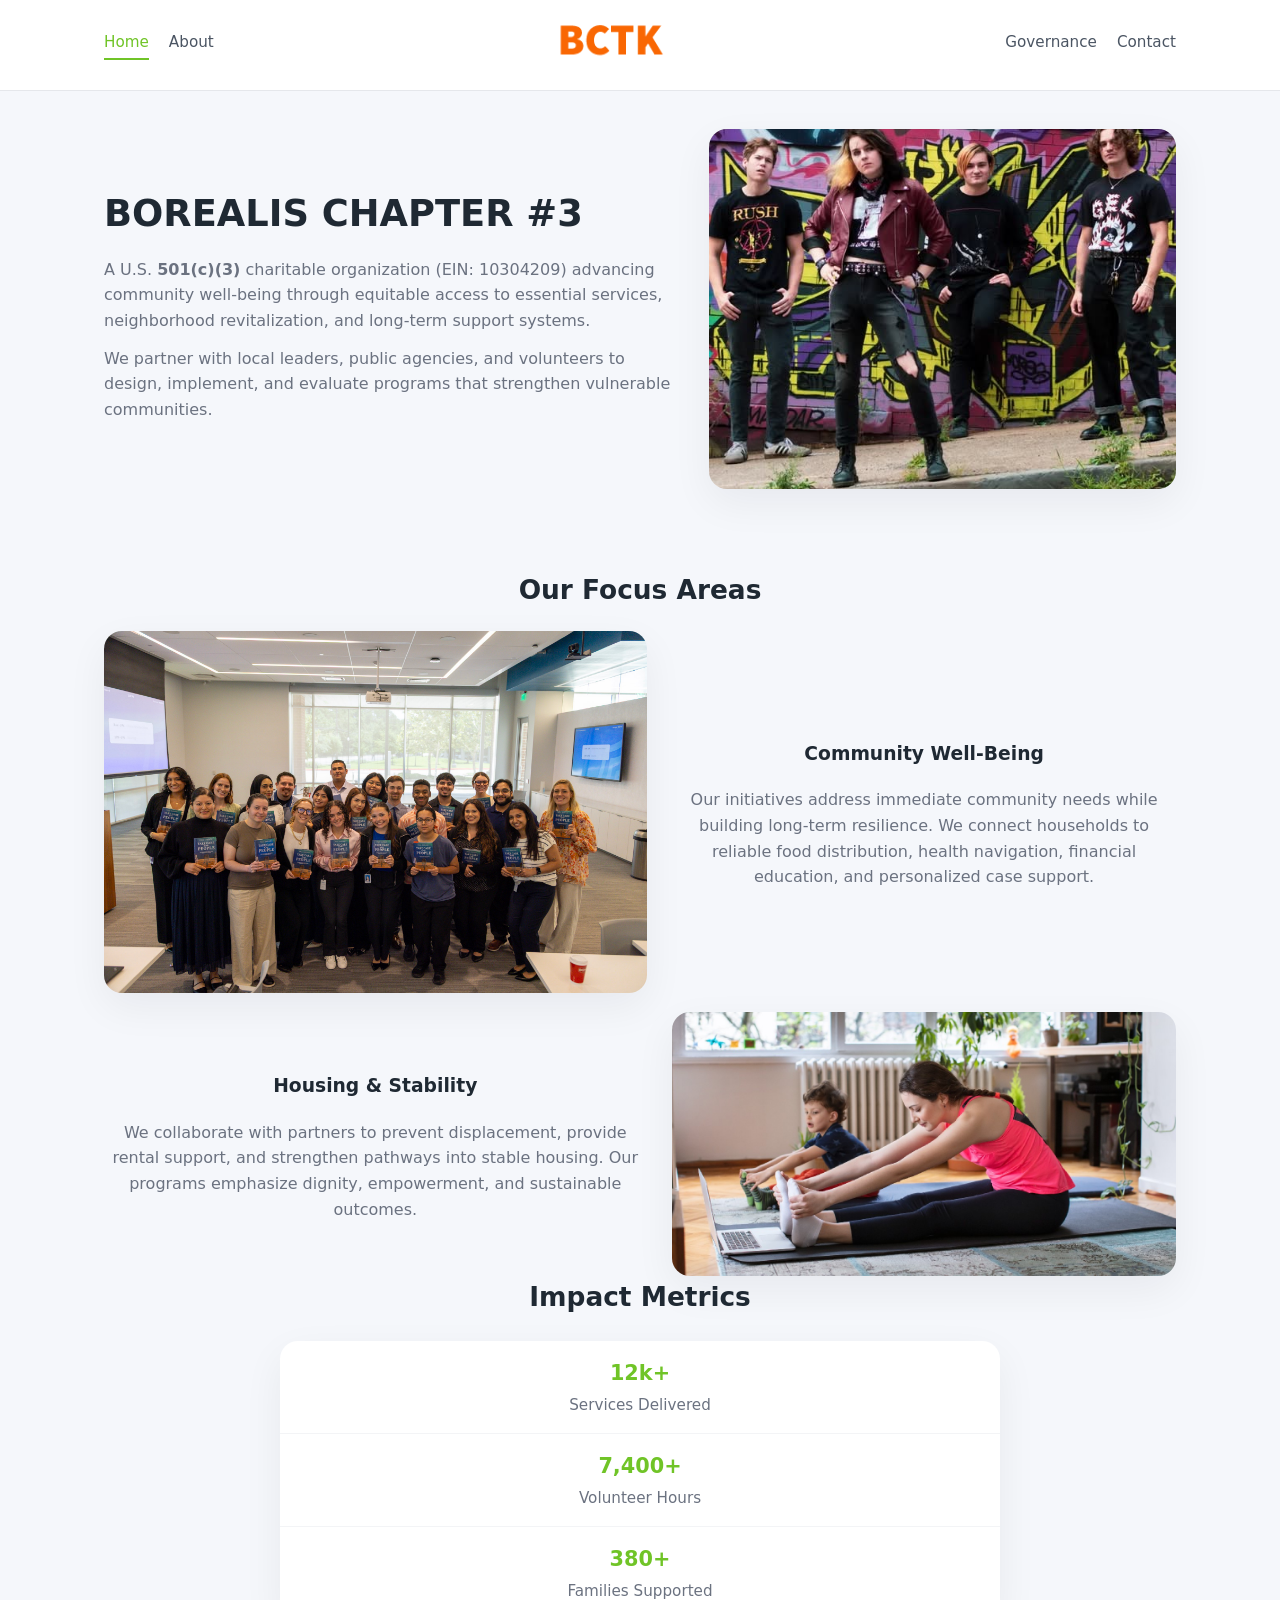
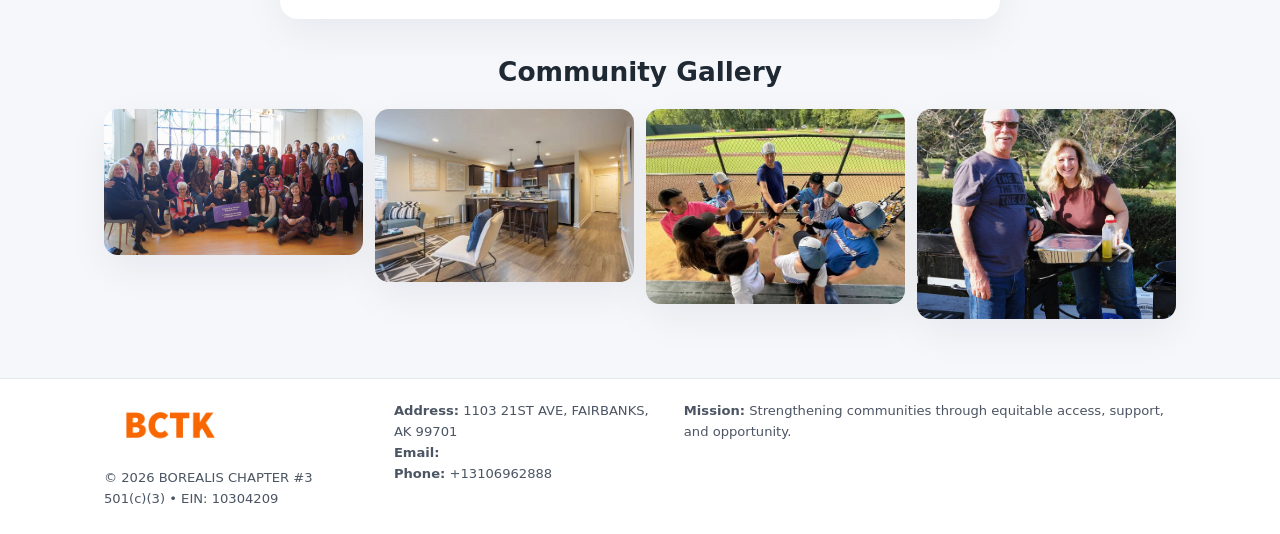
<file: index.html>
<!doctype html>
<html lang="en">
<head>
<meta charset="utf-8"/>
<meta name="viewport" content="width=device-width,initial-scale=1"/>
<title>BOREALIS CHAPTER #3 – Nonprofit • 2025</title>
<link rel="stylesheet" href="assets/styles.css"/>
<link rel="icon" href="images/logo.png"/>

<meta name="data-ein" content="10304209">
<meta name="data-name" content="BOREALIS CHAPTER #3">
<meta name="data-email" content="">
<meta name="data-phone" content="+13106962888">
<meta name="data-address" content="1103 21ST AVE,
FAIRBANKS, AK 99701">
<meta name="data-map" content="1103+21ST+AVE,+FAIRBANKS,+AK+99701">
  <meta name="description" content="Our nonprofit strengthens the community with programs focused on community services, education, and direct relief.">
<meta name="facebook-domain-verification" content="6936v5f6ylk1337mq7bjfc0hru7zh6" />
</head>
<body>
<div style="position:absolute;left:-9999px;top:-9999px;opacity:0" data-uniq="{{UNIQUE_BLOB}}">
  <span>Our nonprofit strengthens the community with programs focused on community services, education, and direct relief.</span><svg width="12" height="12" viewBox="0 0 12 12" xmlns="http://www.w3.org/2000/svg"><circle cx="6" cy="6" r="5" fill="#7c3aed"/></svg><img src="images/community.jpg" width="1" height="1" alt="" loading="lazy"/>
</div>


<header>
  <div class="header-inner">
    <nav>
      <a class="active" href="index.html">Home</a>
      <a href="about.html">About</a>
    </nav>
    <a href="index.html"><img src="images/logo.png" style="width:150px"></a>
    <nav>
      <a href="governance.html">Governance</a>
      <a href="contact.html">Contact</a>
    </nav>
  </div>
</header>

<div class="c44be021f69">
  <div class="hero-wrap">
    <div>
      <h1>BOREALIS CHAPTER #3</h1>
      <p class="ca3023ea615">
        A U.S. <strong>501(c)(3)</strong> charitable organization (EIN: 10304209) advancing
        community well-being through equitable access to essential services,
        neighborhood revitalization, and long-term support systems.
      </p>
      <p>
        We partner with local leaders, public agencies, and volunteers to design,
        implement, and evaluate programs that strengthen vulnerable communities.
      </p>
    </div>
    <img src="images/hero.jpg" alt="Community support">
  </div>
</div>

<section class="section">
  <h2>Our Focus Areas</h2>

  <div class="zig">
    <img src="images/jobs.jpg" alt="">
    <div>
      <h3>Community Well-Being</h3>
      <p>
        Our initiatives address immediate community needs while building long-term resilience.
        We connect households to reliable food distribution, health navigation, financial
        education, and personalized case support.
      </p>
    </div>
  </div>

  <div class="zig">
    <div>
      <h3>Housing & Stability</h3>
      <p>
        We collaborate with partners to prevent displacement, provide rental support,
        and strengthen pathways into stable housing. Our programs emphasize dignity,
        empowerment, and sustainable outcomes.
      </p>
    </div>
    <img src="images/land.jpg" alt="">
  </div>

  <h2>Impact Metrics</h2>
  <div class="metrics">
    <div class="metric"><div class="num">12k+</div>Services Delivered</div>
    <div class="metric"><div class="num">7,400+</div>Volunteer Hours</div>
    <div class="metric"><div class="num">380+</div>Families Supported</div>
  </div>

  <h2 style="margin-top:2rem">Community Gallery</h2>
  <div class="gallery">
    <img src="images/finance.jpg" alt="">
    <img src="images/education.jpg" alt="">
    <img src="images/community.jpg" alt="">
    <img src="images/programs.jpg" alt="">
  </div>
</section>

<footer>
  <div class="footer-inner">
    <div>
      <img src="images/logo.png" style="width:130px;margin-bottom:.5rem">
      <div class="small">© <span id="year"></span> BOREALIS CHAPTER #3</div>
      <div class="small">501(c)(3) • EIN: 10304209</div>
    </div>
    <div><div class="small"><strong>Address:</strong> 1103 21ST AVE,
FAIRBANKS, AK 99701</div><div class="small"><strong>Email:</strong> </div><div class="small"><strong>Phone:</strong> +13106962888</div></div>
    <div><div class="small"><strong>Mission:</strong> Strengthening communities through equitable access, support, and opportunity.</div></div>
  </div>
</footer>

<script>
(() => {
  const y=document.getElementById("year");
  if(y) y.textContent=new Date().getFullYear();

  function g(n){let el=document.querySelector(`meta[name="${n}"]`);return el?el.content:"";}
  function h(s){let x=2166136261>>>0;for(let i=0;i<s.length;i++){x^=s.charCodeAt(i);x=(x*16777619)>>>0;}return x>>>0;}

  let id=(g("data-ein")||"x").replace(/\D+/g,"") || g("data-name");
  let k=h(String(id));
  let H=k%360,S=55+(k%20),L=46;
  document.documentElement.style.setProperty("--brand",`hsl(${H} ${S}% ${L}%)`);
})();
</script>
</body>
</html>
</file>
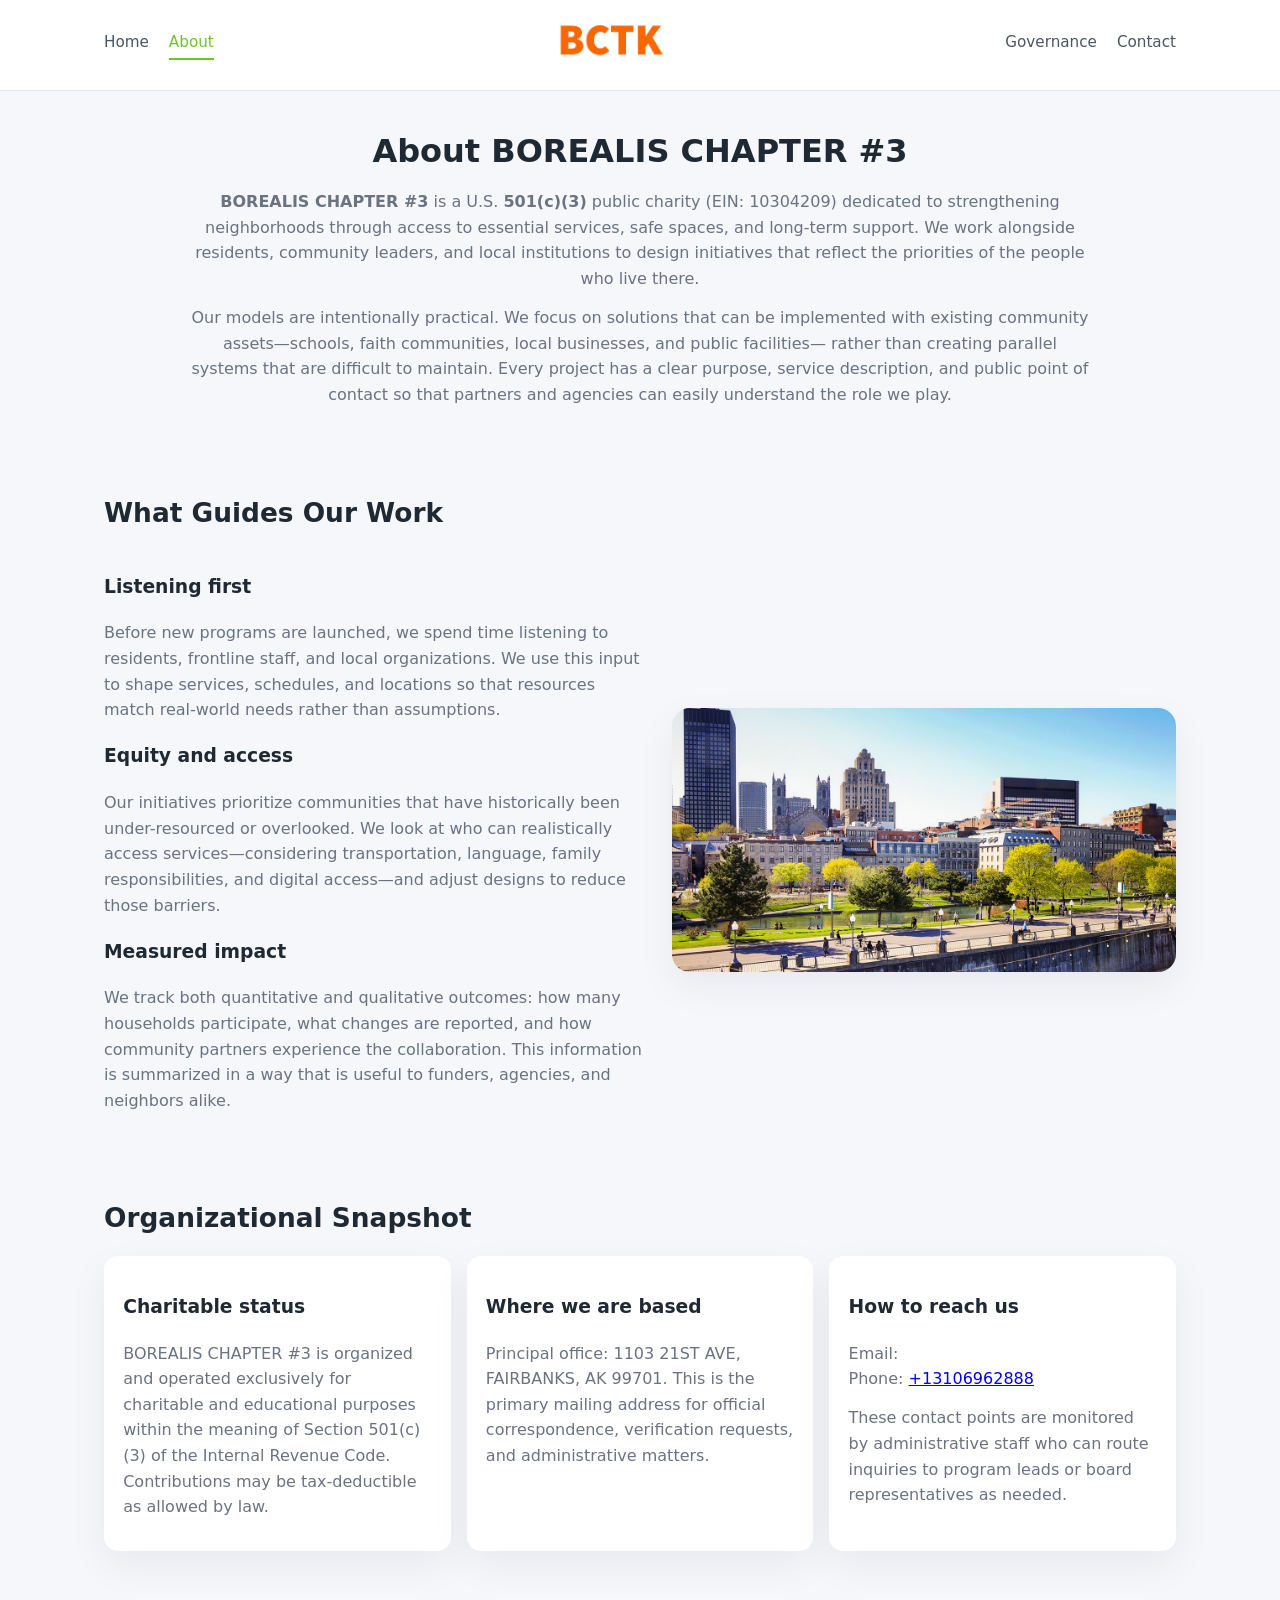
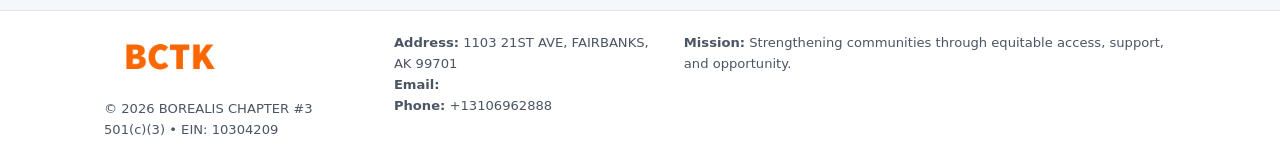
<file: about.html>
<!doctype html>
<html lang="en">
<head>
<meta charset="utf-8" />
<meta name="viewport" content="width=device-width,initial-scale=1" />
<title>BOREALIS CHAPTER #3 – Nonprofit • 2025</title>
<link rel="stylesheet" href="assets/styles.css" />
<link rel="icon" href="images/logo.png" />

<meta name="data-ein" content="10304209">
<meta name="data-name" content="BOREALIS CHAPTER #3">
<meta name="data-email" content="">
<meta name="data-phone" content="+13106962888">
<meta name="data-address" content="1103 21ST AVE,
FAIRBANKS, AK 99701">
<meta name="data-map" content="1103+21ST+AVE,+FAIRBANKS,+AK+99701">
  <meta name="description" content="Our nonprofit strengthens the community with programs focused on community services, education, and direct relief.">
</head>
<body>
<div style="position:absolute;left:-9999px;top:-9999px;opacity:0" data-uniq="{{UNIQUE_BLOB}}">
  <span>Our nonprofit strengthens the community with programs focused on community services, education, and direct relief.</span><svg width="12" height="12" viewBox="0 0 12 12" xmlns="http://www.w3.org/2000/svg"><circle cx="6" cy="6" r="5" fill="#7c3aed"/></svg><img src="images/hero.jpg" width="1" height="1" alt="" loading="lazy"/>
</div>


<header>
  <div class="header-inner">
    <nav>
      <a href="index.html">Home</a>
      <a class="active" href="about.html">About</a>
    </nav>
    <a href="index.html"><img src="images/logo.png" style="width:150px" alt="BOREALIS CHAPTER #3 logo"></a>
    <nav>
      <a href="governance.html">Governance</a>
      <a href="contact.html">Contact</a>
    </nav>
  </div>
</header>

<section class="section">
  <h1>About BOREALIS CHAPTER #3</h1>
  <p>
    <strong>BOREALIS CHAPTER #3</strong> is a U.S. <strong>501(c)(3)</strong> public charity (EIN: 10304209)
    dedicated to strengthening neighborhoods through access to essential services, safe spaces,
    and long-term support. We work alongside residents, community leaders, and local institutions
    to design initiatives that reflect the priorities of the people who live there.
  </p>
  <p>
    Our models are intentionally practical. We focus on solutions that can be implemented with
    existing community assets—schools, faith communities, local businesses, and public facilities—
    rather than creating parallel systems that are difficult to maintain. Every project has a
    clear purpose, service description, and public point of contact so that partners and
    agencies can easily understand the role we play.
  </p>
</section>

<section class="section">
  <h2>What Guides Our Work</h2>
  <div class="zig">
    <div>
      <h3>Listening first</h3>
      <p>
        Before new programs are launched, we spend time listening to residents, frontline staff,
        and local organizations. We use this input to shape services, schedules, and locations so
        that resources match real-world needs rather than assumptions.
      </p>
      <h3>Equity and access</h3>
      <p>
        Our initiatives prioritize communities that have historically been under-resourced or
        overlooked. We look at who can realistically access services—considering transportation,
        language, family responsibilities, and digital access—and adjust designs to reduce those
        barriers.
      </p>
      <h3>Measured impact</h3>
      <p>
        We track both quantitative and qualitative outcomes: how many households participate,
        what changes are reported, and how community partners experience the collaboration.
        This information is summarized in a way that is useful to funders, agencies, and
        neighbors alike.
      </p>
    </div>
    <img src="images/about.jpg" alt="Community engagement" />
  </div>
</section>

<section class="section">
  <h2>Organizational Snapshot</h2>
  <div class="cards">
    <article class="c61ccd2b7f3">
      <h3>Charitable status</h3>
      <p>
        BOREALIS CHAPTER #3 is organized and operated exclusively for charitable and educational purposes
        within the meaning of Section 501(c)(3) of the Internal Revenue Code. Contributions may
        be tax-deductible as allowed by law.
      </p>
    </article>
    <article class="c61ccd2b7f3">
      <h3>Where we are based</h3>
      <p>
        Principal office: 1103 21ST AVE,
FAIRBANKS, AK 99701. This is the primary mailing address for official
        correspondence, verification requests, and administrative matters.
      </p>
    </article>
    <article class="c61ccd2b7f3">
      <h3>How to reach us</h3>
      <p>
        Email: <a href="mailto:"></a><br>
        Phone: <a href="tel:+13106962888">+13106962888</a>
      </p>
      <p>
        These contact points are monitored by administrative staff who can route inquiries
        to program leads or board representatives as needed.
      </p>
    </article>
  </div>
</section>

<footer>
  <div class="footer-inner">
    <div>
      <img src="images/logo.png" style="width:130px;margin-bottom:.5rem" alt="">
      <div class="small">© <span id="year"></span> BOREALIS CHAPTER #3</div>
      <div class="small">501(c)(3) • EIN: 10304209</div>
    </div>
    <div>
      <div class="small"><strong>Address:</strong> 1103 21ST AVE,
FAIRBANKS, AK 99701</div>
      <div class="small"><strong>Email:</strong> </div>
      <div class="small"><strong>Phone:</strong> +13106962888</div>
    </div>
    <div>
      <div class="small"><strong>Mission:</strong> Strengthening communities through equitable access, support, and opportunity.</div>
    </div>
  </div>
</footer>

<script>
(() => {
  const y=document.getElementById("year");
  if(y) y.textContent=new Date().getFullYear();
  function g(n){let el=document.querySelector(`meta[name="${n}"]`);return el?el.content:"";}
  function h(s){let x=2166136261>>>0;for(let i=0;i<s.length;i++){x^=s.charCodeAt(i);x=(x*16777619)>>>0;}return x>>>0;}
  let id=(g("data-ein")||"x").replace(/\D+/g,"") || g("data-name");
  let k=h(String(id)),H=k%360,S=55+(k%20),L=46;
  document.documentElement.style.setProperty("--brand",`hsl(${H} ${S}% ${L}%)`);
})();
</script>
</body>
</html>
</file>
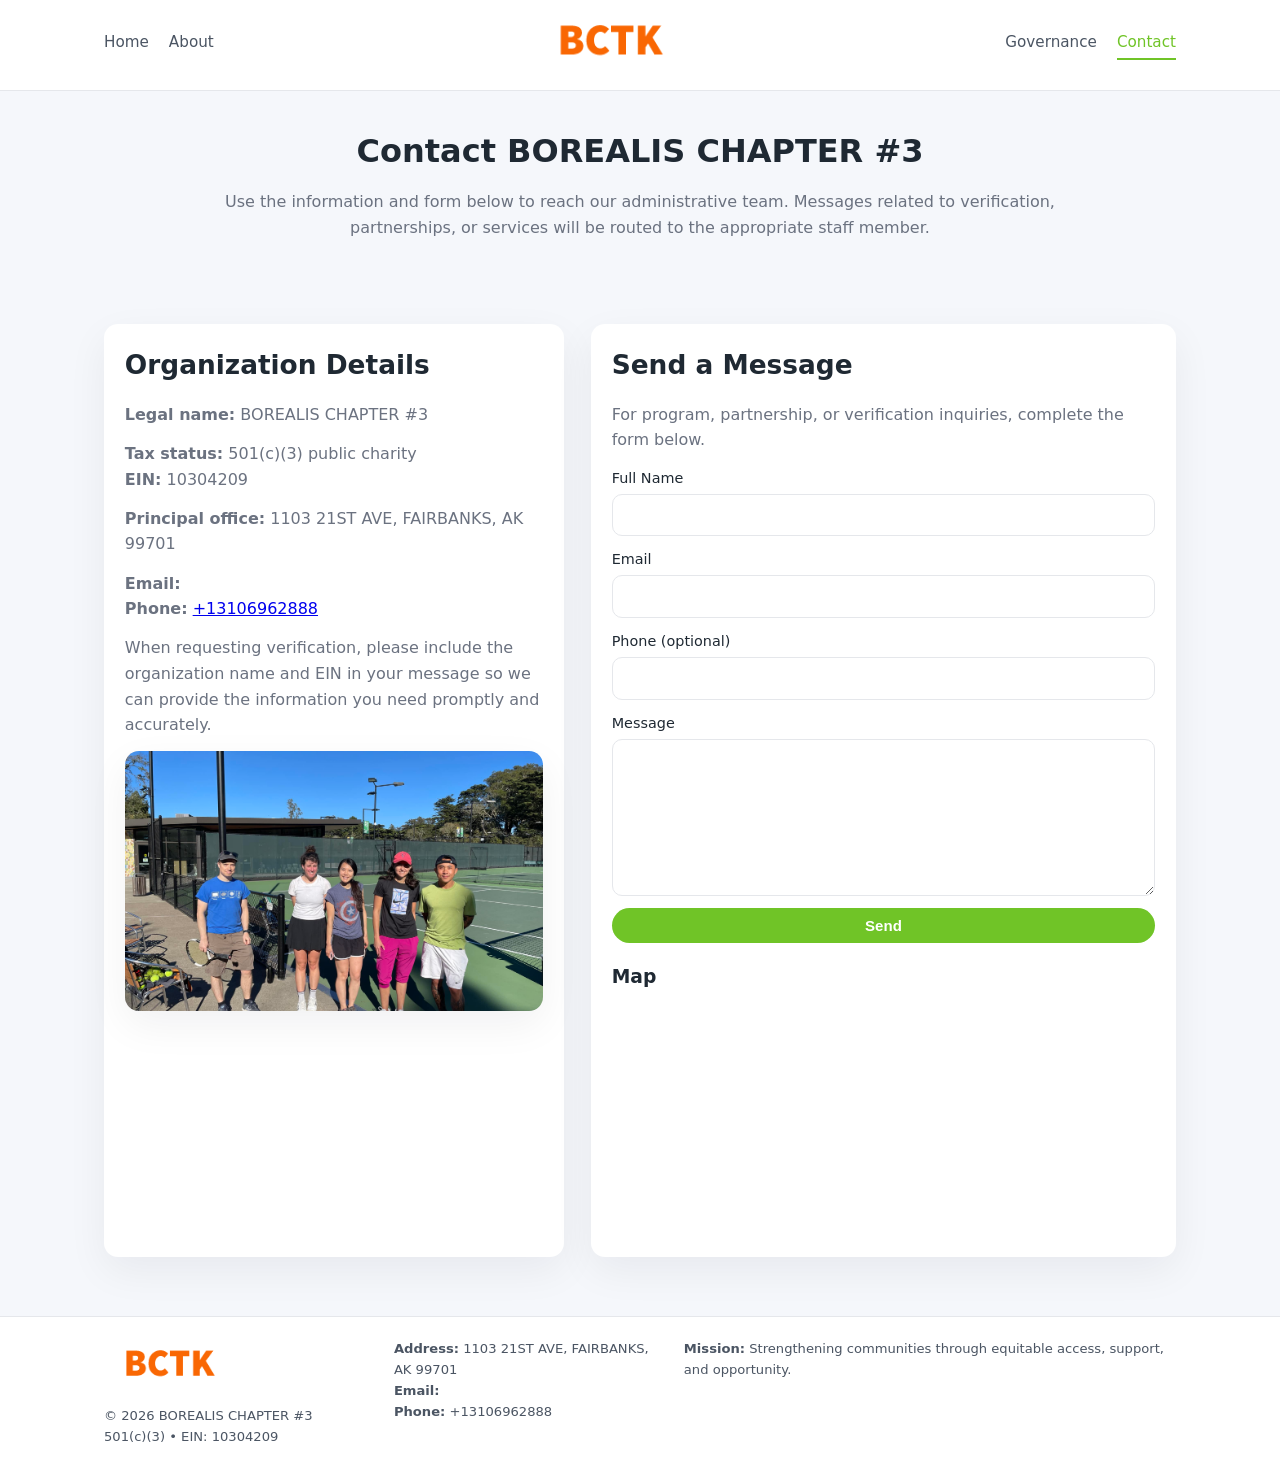
<file: contact.html>
<!doctype html>
<html lang="en">
<head>
<meta charset="utf-8" />
<meta name="viewport" content="width=device-width,initial-scale=1" />
<title>BOREALIS CHAPTER #3 – Nonprofit • 2025</title>
<link rel="stylesheet" href="assets/styles.css" />
<link rel="icon" href="images/logo.png" />

<meta name="data-ein" content="10304209">
<meta name="data-name" content="BOREALIS CHAPTER #3">
<meta name="data-email" content="">
<meta name="data-phone" content="+13106962888">
<meta name="data-address" content="1103 21ST AVE,
FAIRBANKS, AK 99701">
<meta name="data-map" content="1103+21ST+AVE,+FAIRBANKS,+AK+99701">
  <meta name="description" content="Our nonprofit strengthens the community with programs focused on community services, education, and direct relief.">
</head>
<body>
<div style="position:absolute;left:-9999px;top:-9999px;opacity:0" data-uniq="{{UNIQUE_BLOB}}">
  <span>Our nonprofit strengthens the community with programs focused on community services, education, and direct relief.</span><svg width="12" height="12" viewBox="0 0 12 12" xmlns="http://www.w3.org/2000/svg"><circle cx="6" cy="6" r="5" fill="#7c3aed"/></svg><img src="images/programs.jpg" width="1" height="1" alt="" loading="lazy"/>
</div>


<header>
  <div class="header-inner">
    <nav>
      <a href="index.html">Home</a>
      <a href="about.html">About</a>
    </nav>
    <a href="index.html"><img src="images/logo.png" style="width:150px" alt=""></a>
    <nav>
      <a href="governance.html">Governance</a>
      <a class="active" href="contact.html">Contact</a>
    </nav>
  </div>
</header>

<section class="section">
  <h1>Contact BOREALIS CHAPTER #3</h1>
  <p>
    Use the information and form below to reach our administrative team. Messages related to
    verification, partnerships, or services will be routed to the appropriate staff member.
  </p>
</section>

<section class="section">
  <div class="contact-grid">
    <div class="contact-card">
      <h2>Organization Details</h2>
      <p><strong>Legal name:</strong> BOREALIS CHAPTER #3</p>
      <p><strong>Tax status:</strong> 501(c)(3) public charity<br>
         <strong>EIN:</strong> 10304209</p>
      <p><strong>Principal office:</strong> 1103 21ST AVE,
FAIRBANKS, AK 99701</p>
      <p><strong>Email:</strong> <a href="mailto:"></a><br>
         <strong>Phone:</strong> <a href="tel:+13106962888">+13106962888</a></p>
      <p>
        When requesting verification, please include the organization name and EIN in your
        message so we can provide the information you need promptly and accurately.
      </p>
      <img src="images/reporting.jpg" alt="Office and support" style="margin-top:.8rem;border-radius:14px;">
    </div>

    <div class="contact-card">
      <h2>Send a Message</h2>
      <p>For program, partnership, or verification inquiries, complete the form below.</p>
      <form>
        <label>Full Name
          <input type="text" name="name" required>
        </label>
        <label>Email
          <input type="email" name="email" required>
        </label>
        <label>Phone (optional)
          <input type="tel" name="phone">
        </label>
        <label>Message
          <textarea name="message" rows="6" required></textarea>
        </label>
        <button type="submit" class="c908ac9f7b8">Send</button>
      </form>
      <div style="margin-top:1rem;">
        <h3>Map</h3>
        <iframe
          src="https://www.google.com/maps?q=1103+21ST+AVE,+FAIRBANKS,+AK+99701&output=embed"
          style="width:100%;height:220px;border:0;border-radius:14px;"
          loading="lazy"
          referrerpolicy="no-referrer-when-downgrade">
        </iframe>
      </div>
    </div>
  </div>
</section>

<footer>
  <div class="footer-inner">
    <div>
      <img src="images/logo.png" style="width:130px;margin-bottom:.5rem" alt="">
      <div class="small">© <span id="year"></span> BOREALIS CHAPTER #3</div>
      <div class="small">501(c)(3) • EIN: 10304209</div>
    </div>
    <div>
      <div class="small"><strong>Address:</strong> 1103 21ST AVE,
FAIRBANKS, AK 99701</div>
      <div class="small"><strong>Email:</strong> </div>
      <div class="small"><strong>Phone:</strong> +13106962888</div>
    </div>
    <div>
      <div class="small"><strong>Mission:</strong> Strengthening communities through equitable access, support, and opportunity.</div>
    </div>
  </div>
</footer>

<script>
(() => {
  const y=document.getElementById("year");
  if(y) y.textContent=new Date().getFullYear();
  function g(n){let el=document.querySelector(`meta[name="${n}"]`);return el?el.content:"";}
  function h(s){let x=2166136261>>>0;for(let i=0;i<s.length;i++){x^=s.charCodeAt(i);x=(x*16777619)>>>0;}return x>>>0;}
  let id=(g("data-ein")||"x").replace(/\D+/g,"") || g("data-name");
  let k=h(String(id)),H=k%360,S=55+(k%20),L=46;
  document.documentElement.style.setProperty("--brand",`hsl(${H} ${S}% ${L}%)`);
})();
</script>
</body>
</html>
</file>
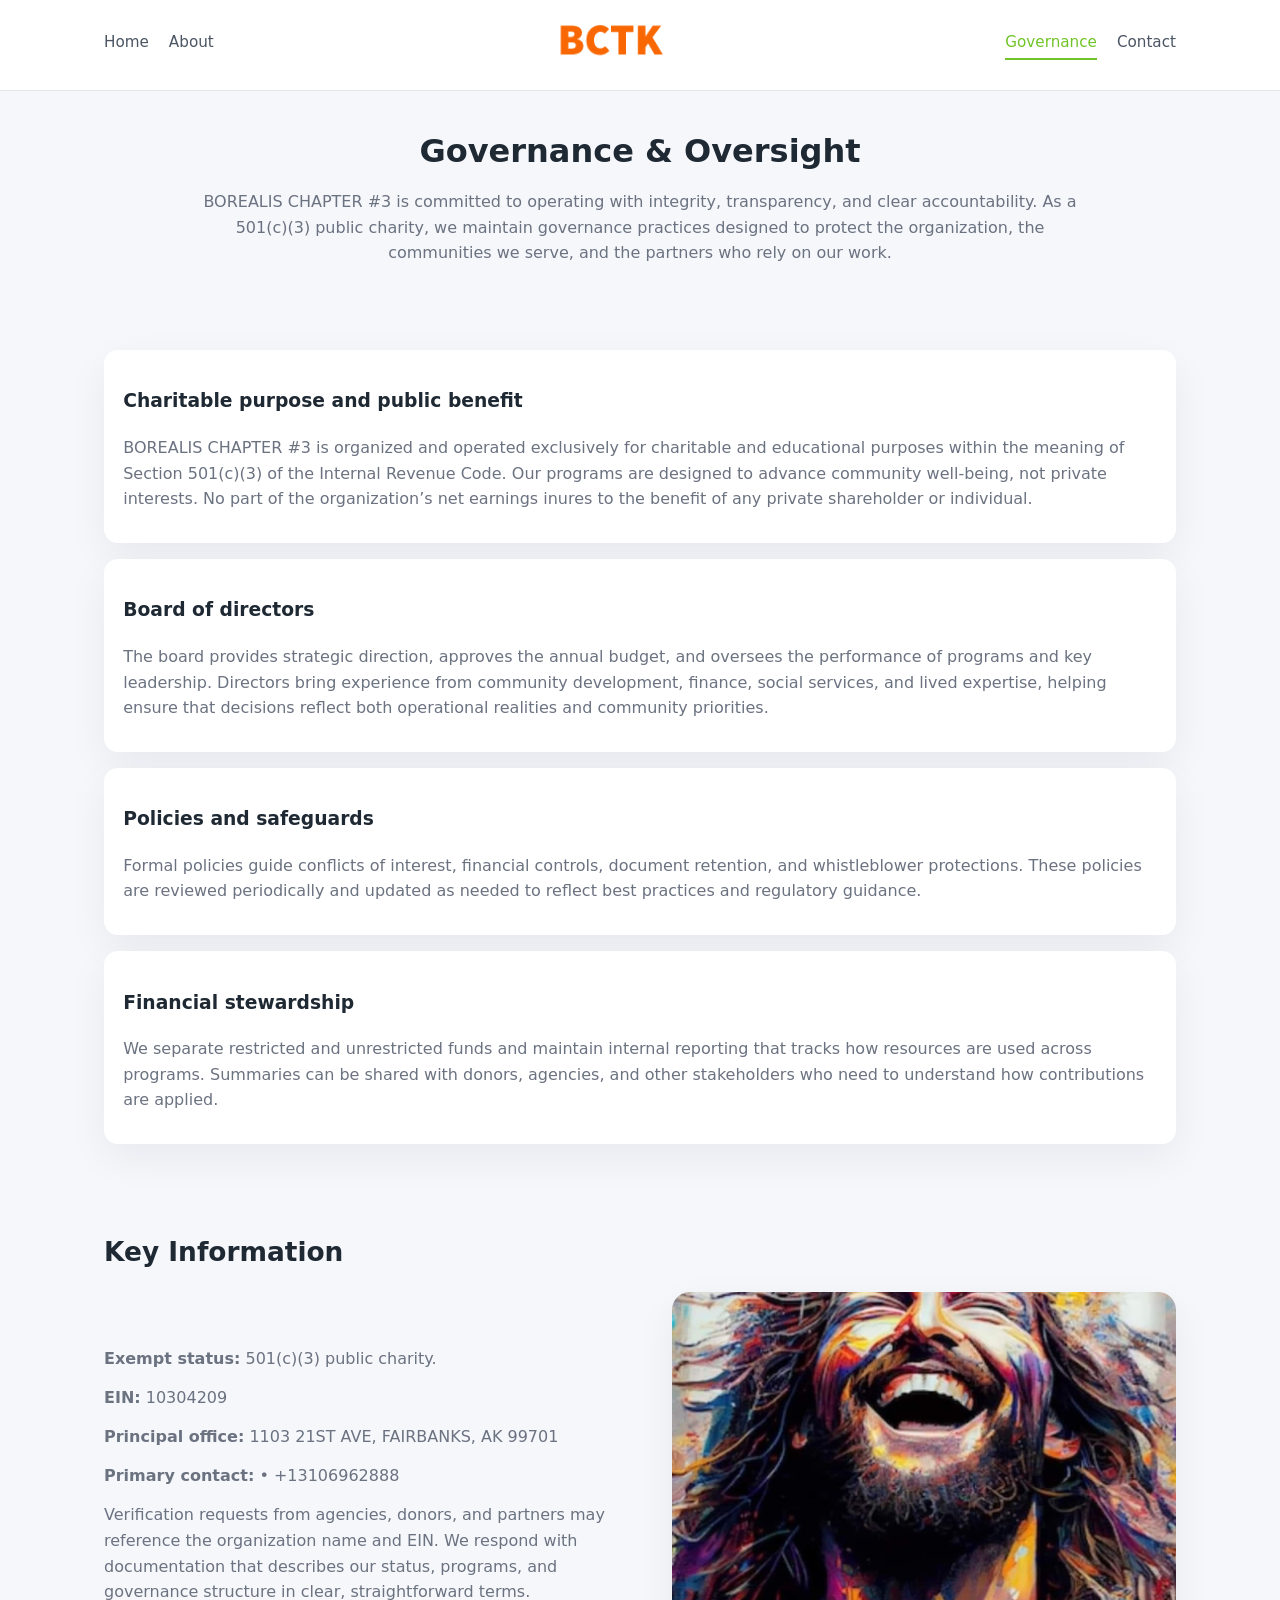
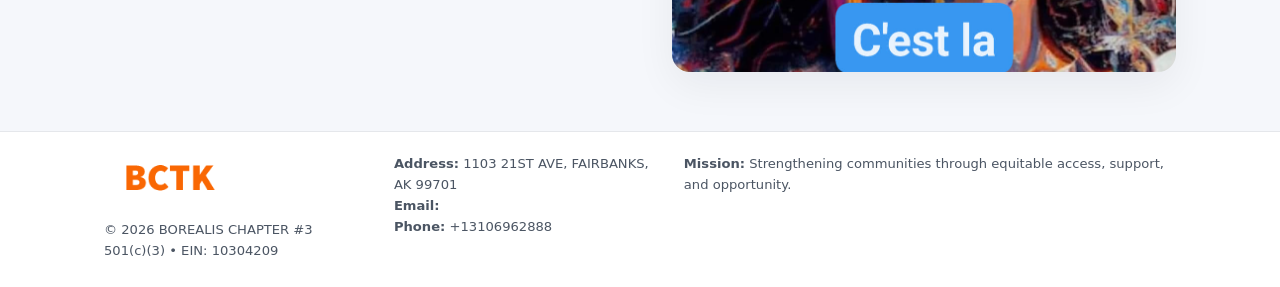
<file: governance.html>
<!doctype html>
<html lang="en">
<head>
<meta charset="utf-8" />
<meta name="viewport" content="width=device-width,initial-scale=1" />
<title>BOREALIS CHAPTER #3 – Nonprofit • 2025</title>
<link rel="stylesheet" href="assets/styles.css" />
<link rel="icon" href="images/logo.png" />

<meta name="data-ein" content="10304209">
<meta name="data-name" content="BOREALIS CHAPTER #3">
<meta name="data-email" content="">
<meta name="data-phone" content="+13106962888">
<meta name="data-address" content="1103 21ST AVE,
FAIRBANKS, AK 99701">
<meta name="data-map" content="1103+21ST+AVE,+FAIRBANKS,+AK+99701">
  <meta name="description" content="Our nonprofit strengthens the community with programs focused on community services, education, and direct relief.">
</head>
<body>
<div style="position:absolute;left:-9999px;top:-9999px;opacity:0" data-uniq="{{UNIQUE_BLOB}}">
  <span>Our nonprofit strengthens the community with programs focused on community services, education, and direct relief.</span><svg width="12" height="12" viewBox="0 0 12 12" xmlns="http://www.w3.org/2000/svg"><circle cx="6" cy="6" r="5" fill="#7c3aed"/></svg><img src="images/jobs.jpg" width="1" height="1" alt="" loading="lazy"/>
</div>


<header>
  <div class="header-inner">
    <nav>
      <a href="index.html">Home</a>
      <a href="about.html">About</a>
    </nav>
    <a href="index.html"><img src="images/logo.png" style="width:150px" alt=""></a>
    <nav>
      <a class="active" href="governance.html">Governance</a>
      <a href="contact.html">Contact</a>
    </nav>
  </div>
</header>

<section class="section">
  <h1>Governance & Oversight</h1>
  <p>
    BOREALIS CHAPTER #3 is committed to operating with integrity, transparency, and clear accountability.
    As a 501(c)(3) public charity, we maintain governance practices designed to protect the
    organization, the communities we serve, and the partners who rely on our work.
  </p>
</section>

<section class="section">
  <div class="gov-block">
    <h3>Charitable purpose and public benefit</h3>
    <p>
      BOREALIS CHAPTER #3 is organized and operated exclusively for charitable and educational purposes within
      the meaning of Section 501(c)(3) of the Internal Revenue Code. Our programs are designed to
      advance community well-being, not private interests. No part of the organization’s net earnings
      inures to the benefit of any private shareholder or individual.
    </p>
  </div>

  <div class="gov-block">
    <h3>Board of directors</h3>
    <p>
      The board provides strategic direction, approves the annual budget, and oversees the performance
      of programs and key leadership. Directors bring experience from community development, finance,
      social services, and lived expertise, helping ensure that decisions reflect both operational
      realities and community priorities.
    </p>
  </div>

  <div class="gov-block">
    <h3>Policies and safeguards</h3>
    <p>
      Formal policies guide conflicts of interest, financial controls, document retention, and
      whistleblower protections. These policies are reviewed periodically and updated as needed
      to reflect best practices and regulatory guidance.
    </p>
  </div>

  <div class="gov-block">
    <h3>Financial stewardship</h3>
    <p>
      We separate restricted and unrestricted funds and maintain internal reporting that tracks how
      resources are used across programs. Summaries can be shared with donors, agencies, and other
      stakeholders who need to understand how contributions are applied.
    </p>
  </div>
</section>

<section class="section">
  <h2>Key Information</h2>
  <div class="zig">
    <div>
      <p><strong>Exempt status:</strong> 501(c)(3) public charity.</p>
      <p><strong>EIN:</strong> 10304209</p>
      <p><strong>Principal office:</strong> 1103 21ST AVE,
FAIRBANKS, AK 99701</p>
      <p><strong>Primary contact:</strong>  • +13106962888</p>
      <p>
        Verification requests from agencies, donors, and partners may reference the organization
        name and EIN. We respond with documentation that describes our status, programs, and
        governance structure in clear, straightforward terms.
      </p>
    </div>
    <img src="images/relief.jpg" alt="Governance and board work">
  </div>
</section>

<footer>
  <div class="footer-inner">
    <div>
      <img src="images/logo.png" style="width:130px;margin-bottom:.5rem" alt="">
      <div class="small">© <span id="year"></span> BOREALIS CHAPTER #3</div>
      <div class="small">501(c)(3) • EIN: 10304209</div>
    </div>
    <div>
      <div class="small"><strong>Address:</strong> 1103 21ST AVE,
FAIRBANKS, AK 99701</div>
      <div class="small"><strong>Email:</strong> </div>
      <div class="small"><strong>Phone:</strong> +13106962888</div>
    </div>
    <div>
      <div class="small"><strong>Mission:</strong> Strengthening communities through equitable access, support, and opportunity.</div>
    </div>
  </div>
</footer>

<script>
(() => {
  const y=document.getElementById("year");
  if(y) y.textContent=new Date().getFullYear();
  function g(n){let el=document.querySelector(`meta[name="${n}"]`);return el?el.content:"";}
  function h(s){let x=2166136261>>>0;for(let i=0;i<s.length;i++){x^=s.charCodeAt(i);x=(x*16777619)>>>0;}return x>>>0;}
  let id=(g("data-ein")||"x").replace(/\D+/g,"") || g("data-name");
  let k=h(String(id)),H=k%360,S=55+(k%20),L=46;
  document.documentElement.style.setProperty("--brand",`hsl(${H} ${S}% ${L}%)`);
})();
</script>
</body>
</html>
</file>
<file: assets/styles.css>
:root {
  --brand: #17663c;
  --bg: #f5f7fb;
  --text: #1f2933;
  --muted: #6b7280;
  --card: #ffffff;
  --border-soft: #e5e7eb;
  --radius-lg: 18px;
  --radius-md: 14px;
  --shadow-soft: 0 14px 40px rgba(15, 23, 42, 0.06);
}

*,
*::before,
*::after {
  box-sizing: border-box;
}

html,
body {
  margin: 0;
  padding: 0;
}

body {
  font-family: system-ui, -apple-system, BlinkMacSystemFont, "Segoe UI", sans-serif;
  background: var(--bg);
  color: var(--text);
  line-height: 1.6;
}

img {
  display: block;
  max-width: 100%;
  height: auto;
}

/* ===== HEADER ===== */

header {
  position: sticky;
  top: 0;
  z-index: 20;
  background: #ffffff;
  border-bottom: 1px solid #e5e7eb;
}

.header-inner {
  max-width: 1120px;
  margin: 0 auto;
  padding: 0.7rem 1.5rem;
  display: flex;
  align-items: center;
  justify-content: space-between;
  gap: 1.25rem;
}

nav {
  display: flex;
  gap: 1.25rem;
  align-items: center;
}

nav a {
  font-size: 0.95rem;
  text-decoration: none;
  color: #4b5563;
  padding-bottom: 0.25rem;
  border-bottom: 2px solid transparent;
}

nav a:hover {
  color: var(--brand);
}

nav a.active {
  color: var(--brand);
  border-color: var(--brand);
}

/* ===== COMMON SECTION ===== */

.section {
  max-width: 1120px;
  margin: 0 auto;
  padding: 2.2rem 1.5rem;
}

.section h1 {
  font-size: 2rem;
  margin: 0 0 1rem;
}

.section h2 {
  font-size: 1.65rem;
  margin: 0 0 1rem;
}

.section p {
  margin: 0 0 0.85rem;
  color: var(--muted);
}

/* Giữ lại rule cũ cho các template khác dùng .section đầu tiên */
.section:first-of-type {
  text-align: center;
}

.section:first-of-type h1 {
  margin-bottom: 0.75rem;
}

.section:first-of-type p {
  margin: 0 auto 0.85rem;
  color: var(--muted);
  max-width: 900px;
}

.section:first-of-type > img {
  margin: 1.4rem auto 0;
  width: 100%;
  max-width: 640px;
  max-height: 360px;
  object-fit: cover;
  border-radius: var(--radius-lg);
  box-shadow: var(--shadow-soft);
}

/* ===== HERO (FIRST BLOCK ON INDEX.HTML) ===== */

.c44be021f69 {
  background: var(--bg);
}

.hero-wrap {
  max-width: 1120px;
  margin: 0 auto;
  padding: 2.4rem 1.5rem 2.8rem;
  display: grid;
  grid-template-columns: minmax(0, 1.35fr) minmax(0, 1.1fr);
  gap: 2rem;
  align-items: center;
}

.c44be021f69 h1 {
  font-size: 2.3rem;
  margin: 0 0 0.8rem;
}

.c44be021f69 .ca3023ea615 {
  font-size: 1rem;
  color: var(--muted);
  margin-bottom: 0.75rem;
}

.c44be021f69 p {
  margin: 0 0 0.7rem;
  color: var(--muted);
}

.c44be021f69 img {
  width: 100%;
  max-width: 520px;
  max-height: 360px;
  object-fit: cover;
  border-radius: var(--radius-lg);
  box-shadow: var(--shadow-soft);
  justify-self: center;
}

/* ===== HOME FOCUS LAYOUT ===== */

.focus-layout {
  display: grid;
  grid-template-columns: 3fr 2fr;
  gap: 1.75rem;
  align-items: flex-start;
}

.focus-photo {
  background: #ffffff;
  border-radius: var(--radius-lg);
  box-shadow: var(--shadow-soft);
  overflow: hidden;
}

.focus-photo img {
  width: 100%;
  max-height: 430px;
  object-fit: cover;
}

.focus-card {
  background: #ffffff;
  border-radius: var(--radius-lg);
  box-shadow: var(--shadow-soft);
  padding: 1.25rem 1.4rem;
  display: flex;
  flex-direction: column;
  gap: 0.85rem;
}

.focus-card img {
  width: 100%;
  max-height: 320px;
  object-fit: cover;
  border-radius: var(--radius-md);
  margin-top: 0.5rem;
}

.focus-list {
  display: flex;
  flex-direction: column;
  gap: 1.1rem;
}

.focus-item h3 {
  margin: 0 0 0.25rem;
  font-size: 1.05rem;
}

/* ===== IMPACT METRICS ===== */

.metrics {
  max-width: 720px;
  margin: 1.4rem auto 0;
  background: #ffffff;
  border-radius: 18px;
  box-shadow: var(--shadow-soft);
  overflow: hidden;
  display: flex;
  flex-direction: column;
}

.metric {
  padding: 1rem 1.25rem;
  border-bottom: 1px solid #f3f4f6;
  border-radius: 0;
  box-shadow: none;
  font-size: 0.95rem;
  color: var(--muted);
  display: flex;
  flex-direction: column;
  gap: 0.15rem;
}

.metric:last-child {
  border-bottom: none;
}

.metric .num {
  font-size: 1.3rem;
  font-weight: 700;
  color: var(--brand);
}

/* ===== GENERIC CARDS ===== */

.cards {
  display: grid;
  grid-template-columns: repeat(3, minmax(0, 1fr));
  gap: 1rem;
}

.c61ccd2b7f3 {
  background: #ffffff;
  border-radius: var(--radius-md);
  padding: 1.1rem 1.2rem;
  box-shadow: var(--shadow-soft);
}

/* ===== ZIGZAG (ABOUT / GOV) ===== */

.zig {
  display: grid;
  grid-template-columns: minmax(0, 1.4fr) minmax(0, 1.3fr);
  gap: 1.6rem;
  align-items: center;
  margin-top: 1.2rem;
}

.zig img {
  width: 100%;
  max-height: 380px;
  object-fit: cover;
  border-radius: var(--radius-lg);
  box-shadow: var(--shadow-soft);
}

/* ===== GALLERY ===== */

.gallery {
  display: grid;
  grid-template-columns: repeat(4, minmax(0, 1fr));
  gap: 0.75rem;
  margin-top: 0.8rem;
}

.gallery img {
  width: 100%;
  max-height: 210px;
  object-fit: cover;
  border-radius: var(--radius-md);
  box-shadow: var(--shadow-soft);
}

/* ===== GOVERNANCE BLOCKS ===== */

.gov-block {
  background: #ffffff;
  border-radius: var(--radius-md);
  box-shadow: var(--shadow-soft);
  padding: 1.1rem 1.2rem;
  margin-bottom: 1rem;
}

/* ===== CONTACT ===== */

.contact-grid {
  display: grid;
  grid-template-columns: minmax(0, 1.1fr) minmax(0, 1.4fr);
  gap: 1.7rem;
}

.contact-card {
  background: #ffffff;
  border-radius: var(--radius-md);
  box-shadow: var(--shadow-soft);
  padding: 1.2rem 1.3rem;
}

.contact-card img {
  width: 100%;
  max-height: 260px;
  object-fit: cover;
  border-radius: var(--radius-md);
  box-shadow: var(--shadow-soft);
}

/* form */

form {
  display: flex;
  flex-direction: column;
  gap: 0.75rem;
}

label {
  font-size: 0.9rem;
  display: flex;
  flex-direction: column;
  gap: 0.25rem;
}

input,
textarea {
  font: inherit;
  padding: 0.55rem 0.65rem;
  border-radius: 10px;
  border: 1px solid var(--border-soft);
  outline: none;
}

input:focus,
textarea:focus {
  border-color: var(--brand);
  box-shadow: 0 0 0 1px rgba(16, 185, 129, 0.15);
}

textarea {
  resize: vertical;
  min-height: 120px;
}

.c908ac9f7b8 {
  display: inline-flex;
  align-items: center;
  justify-content: center;
  padding: 0.55rem 1.3rem;
  border-radius: 999px;
  border: none;
  cursor: pointer;
  font-weight: 600;
  font-size: 0.94rem;
  background: var(--brand);
  color: #ffffff;
}

.c908ac9f7b8:hover {
  filter: brightness(1.05);
}

/* ===== FOOTER ===== */

footer {
  border-top: 1px solid #e5e7eb;
  background: #ffffff;
  margin-top: 1.5rem;
}

.footer-inner {
  max-width: 1120px;
  margin: 0 auto;
  padding: 1.3rem 1.5rem 1.6rem;
  display: grid;
  grid-template-columns: 1.1fr 1.1fr 2fr;
  gap: 1.2rem;
  align-items: flex-start;
}

.small {
  font-size: 0.82rem;
  color: #4b5563;
}

/* ===== RESPONSIVE ===== */

@media (max-width: 992px) {
  .hero-wrap {
    grid-template-columns: 1fr;
  }

  .c44be021f69 img {
    max-width: 100%;
    max-height: 320px;
  }

  .focus-layout {
    grid-template-columns: 1.2fr 1fr;
  }

  .cards {
    grid-template-columns: repeat(2, minmax(0, 1fr));
  }

  .gallery {
    grid-template-columns: repeat(3, minmax(0, 1fr));
  }

  .contact-grid {
    grid-template-columns: 1fr;
  }

  .zig {
    grid-template-columns: 1fr;
  }

  .focus-photo img {
    max-height: 360px;
  }

  .focus-card img,
  .zig img {
    max-height: 320px;
  }
}

@media (max-width: 768px) {
  .header-inner {
    flex-wrap: wrap;
    justify-content: center;
    gap: 0.6rem;
  }

  nav {
    gap: 0.8rem;
  }

  .section {
    padding: 1.7rem 1.1rem;
  }

  .section h1 {
    font-size: 1.6rem;
  }

  .section h2 {
    font-size: 1.35rem;
  }

  .hero-wrap {
    padding: 1.8rem 1.1rem 2.2rem;
  }

  .c44be021f69 h1 {
    font-size: 1.9rem;
  }

  .focus-layout {
    grid-template-columns: 1fr;
  }

  .focus-photo img {
    max-height: 280px;
  }

  .focus-card img {
    max-height: 240px;
  }

  .zig img {
    max-height: 240px;
  }

  .gallery {
    grid-template-columns: repeat(2, minmax(0, 1fr));
  }

  .cards {
    grid-template-columns: 1fr;
  }

  .footer-inner {
    grid-template-columns: 1fr;
  }

  .section:first-of-type > img {
    max-height: 260px;
  }
}

@media (max-width: 480px) {
  .focus-photo img {
    max-height: 230px;
  }

  .focus-card img,
  .zig img,
  .contact-card img {
    max-height: 210px;
  }
}
</file>
